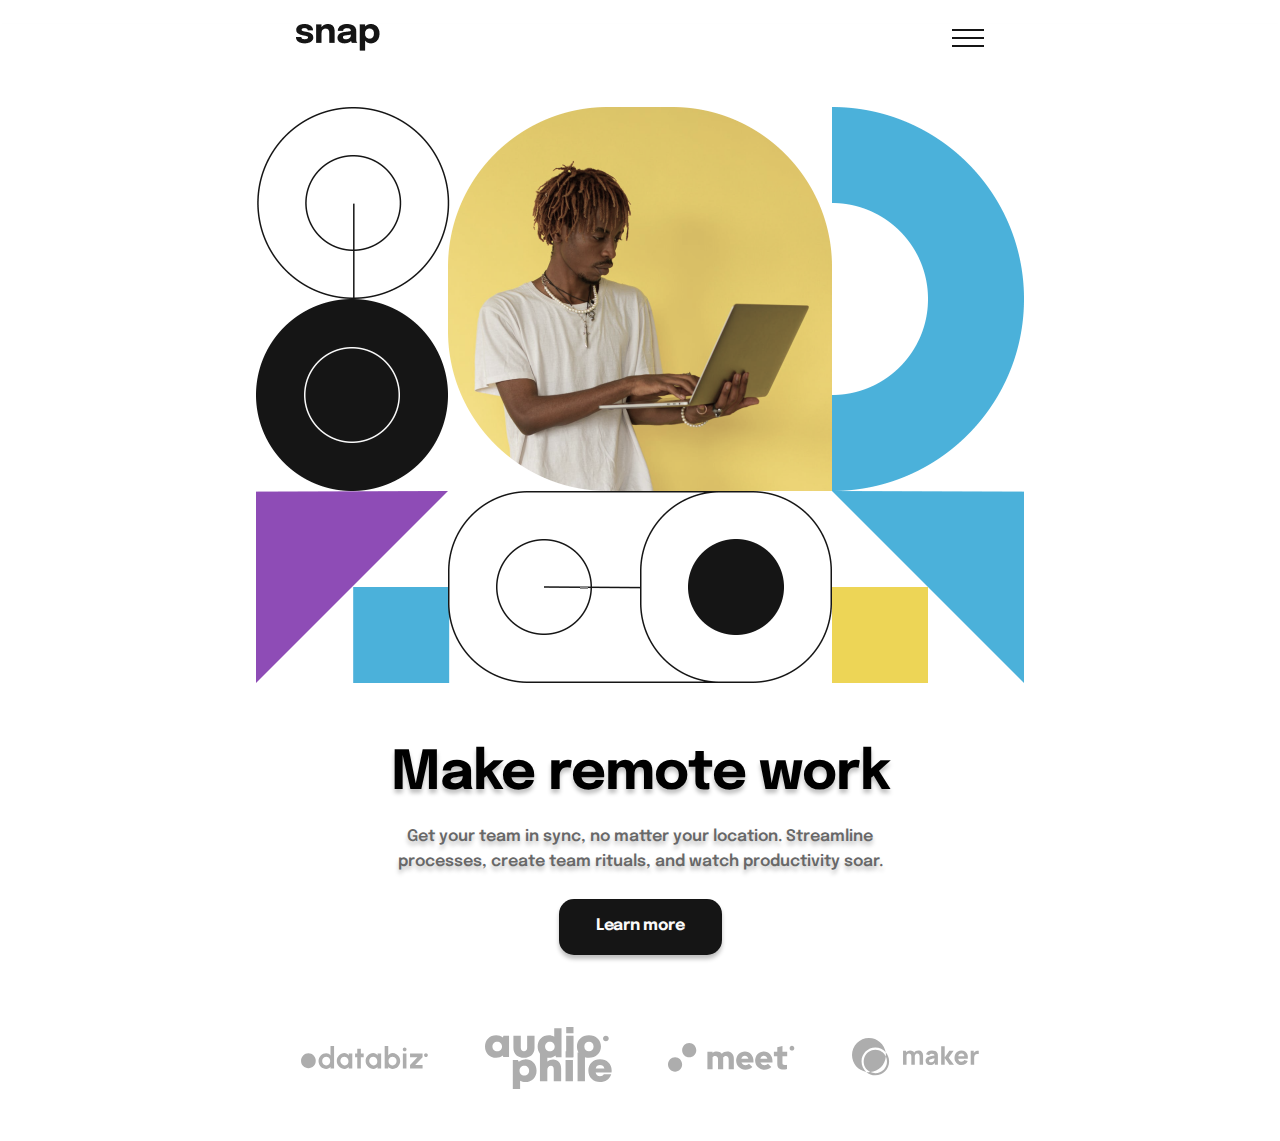
<file: index.html>
<!DOCTYPE html>
<html lang="en">

<head>
    <meta charset="UTF-8">
    <meta name="viewport" content="width=device-width, initial-scale=1.0">
    <meta name="author" content="Tengo Kajrishvili">
    <meta name="description" content="Portfolio Project, Frontend Mentor Challenge,Uploaded On Github,Hosted On Vercel">
    <meta name="keywords"
        content="Web Development, HTML, CSS, JavaScript,Portfolio, Frontend Mentor,Project tracking intro component,Intro section with dropdown navigation">
    <meta name="robots" content="index, follow">
    <meta name="theme-color" content="#4BB1DA">
    <link rel="stylesheet" href="mobile.css">
    <link rel="stylesheet" href="tablet.css">
    <link rel="stylesheet" href="desktop.css">
    <link rel="icon" href="./assets/figure-bg-mob.png">
    <base href="error.html">
    <title>Intro section with dropdown navigation</title>
</head>

<body>
    <div class="burger-menu" id="burger-menu">
        <div class="burger-header">
    
            <a href="index-ka.html"><img class="burger-geo" src="./assets/geo.png" alt="Flag Of Georgia"></a>
            
                <img class="close-btn" id="close-btn" src="./assets/close-icon.png" alt="Close Icon">

       
    </div>
        <div class="burger-nav">
            <details>
                <summary>Features <img class="summary-icon" src="./assets/summary-icon.png" alt="summary icon">
                </summary>
                <nav>
                    <ul>
                        <li><a href="" target="_blank"><img src="./assets/Todo List Icon.png" alt="Todo Icon">Todo
                                List</a></li>
                        <li><a href="" target="_blank"><img src="./assets/calendar.png" alt="Calendar Icon">Calendar</a>
                        </li>
                        <li><a href="" target="_blank"><img src="./assets/Reminders Icon.png"
                                    alt=" Reminders">Reminders</a></li>
                        <li><a href="" target="_blank"><img src="./assets/planning.png" alt="plaaning icon">Planning</a>
                        </li>
                    </ul>
                </nav>
            </details>
            <details>
                <summary>Company <img class="summary-icon" src="./assets/summary-icon.png" alt="summary icon"></summary>
                <nav>
                    <ul>
                        <li><a href="" target="_blank">History</a></li>
                        <li><a href="" target="_blank">Our Team</a></li>
                        <li><a href="" target="_blank">Blog</a></li>

                    </ul>
                </nav>
            </details>

            <a href="">Careers</a>
            <a href="">About</a>
        </div>
        <form action="error.html" method="get">
            <button>Login</button>
            <button>Register</button>

        </form>

    </div>

    <header>
        <div class="header-nav">
            <img src="./assets/logo.png" alt="Header Logo">
            <div class="details">

                <details>
                    <summary>Features <img class="summary-icon" src="./assets/summary-icon.png" alt="summary icon">
                    </summary>
                    <nav class="features">
                        <ul>
                            <li><a href="" target="_blank"><img src="./assets/Todo List Icon.png" alt="Todo Icon">Todo
                                    List</a></li>
                            <li><a href="" target="_blank"><img src="./assets/calendar.png"
                                        alt="Calendar Icon">Calendar</a></li>
                            <li><a href="" target="_blank"><img src="./assets/Reminders Icon.png"
                                        alt=" Reminders">Reminders</a></li>
                            <li><a href="" target="_blank"><img src="./assets/planning.png"
                                        alt="plaaning icon">Planning</a></li>
                        </ul>
                    </nav>
                </details>
                <details>
                    <summary>Company <img class="summary-icon" src="./assets/summary-icon.png" alt="summary icon">
                    </summary>
                    <nav>
                        <ul>
                            <li><a href="" target="_blank">History</a></li>
                            <li><a href="" target="_blank">Our Team</a></li>
                            <li><a href="" target="_blank">Blog</a></li>

                        </ul>
                    </nav>
                </details>
                <a href="" target="_blank">Careers</a>
                <a href="" target="_blank">About</a>

            </div>

        </div>
        <form action="error.html" method="get" target="_blank">
            <button>Login</button>
            <button>Register</button>

        </form>
        <div class="lang header-lang">
            <a href="index-ka.html"><img class="geo" src="./assets/geo.png" alt="Flag Of Georgia" title="ქართული"></a>

        </div>


        <button class="burger-btn" id="burger-btn"><img src="./assets/burger-icon.png" alt="Burger Icon"></button>

    </header>
    <main id="main">
        <figure>
            <picture>
                <source srcset="assets/figure-bg-mob.png" media="(max-width:767px)">
                <source srcset="assets/figure-bg-tab.png" media="(min-width:768px) and (max-width:1439px)">
                <img src="./assets/figure-bg-des.png" alt=" Figure Image For Desktop" loading="eager">

            </picture>

        </figure>
        <section>
            <h1>Make remote work</h1>
            <h2>Get your team in sync, no matter your location. Streamline processes, create team rituals, and watch
                productivity soar.</h2>
            <a href="" target="_blank"><span>Learn more</span></a>
            <figure class="last-figure">
                <img src="./assets/databiz-mob.svg">
                <img src="./assets/Union-mob.svg">
                <img src="./assets/meet-mob.svg">
                <img src="./assets/maker-mob.svg">
            </figure>

        </section>

    </main>

    <script src="main.js"></script>


</body>

</html>
</file>
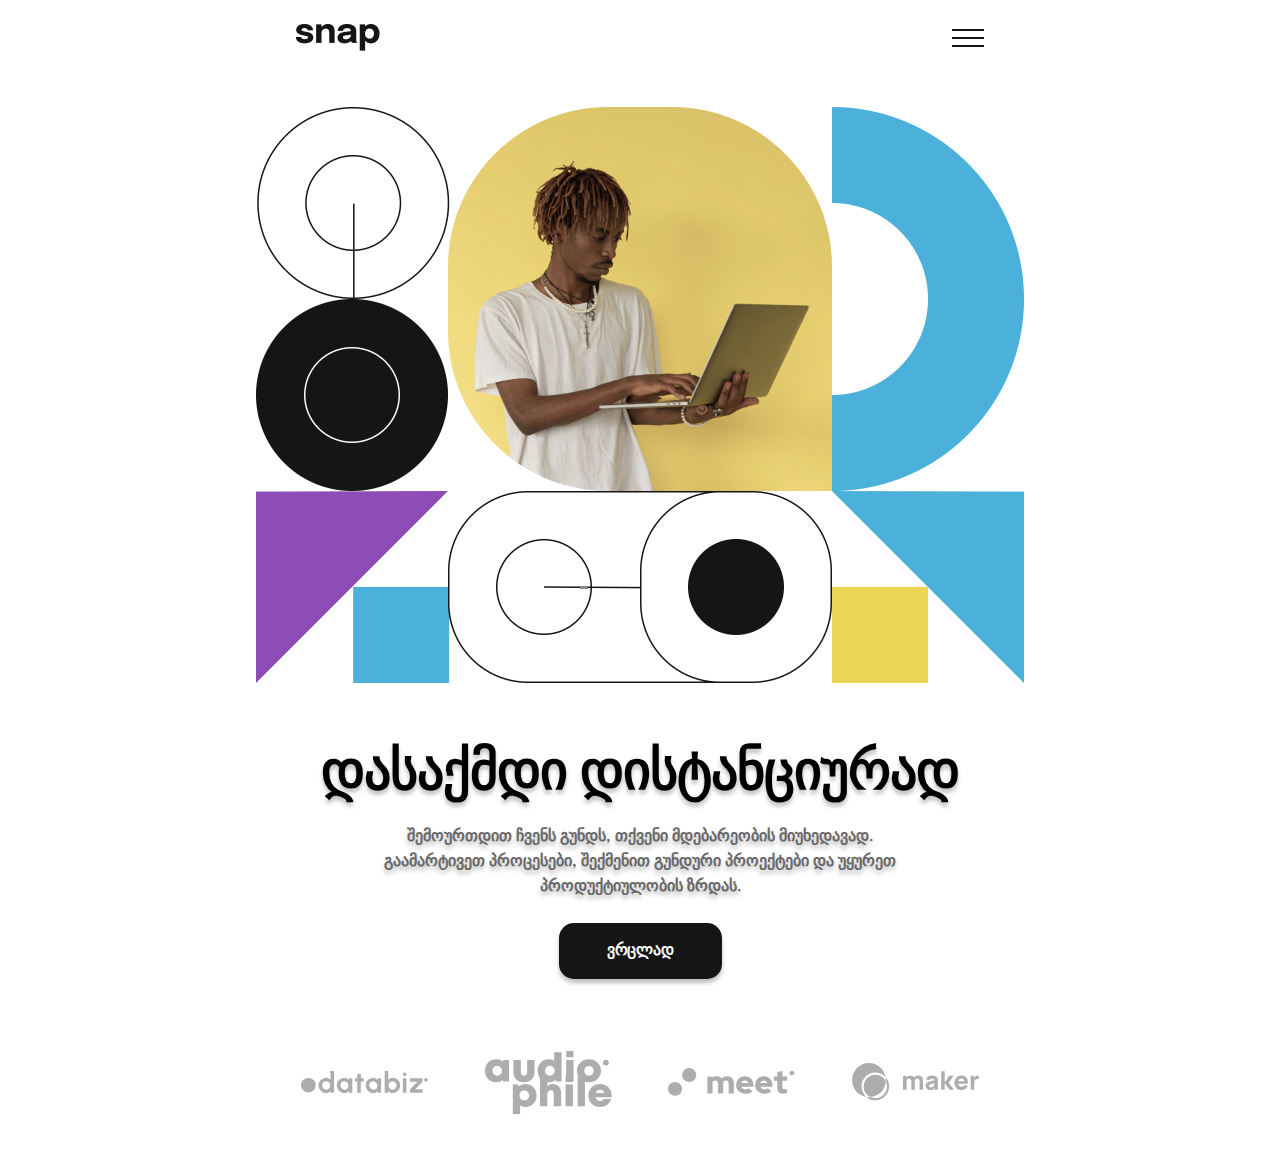
<file: index-ka.html>
<!DOCTYPE html>
<html lang="en">

<head>
    <meta charset="UTF-8">
    <meta name="viewport" content="width=device-width, initial-scale=1.0">
    <meta name="author" content="Tengo Kajrishvili">
    <meta name="description" content="Portfolio Project, Frontend Mentor Challenge,Uploaded On Github,Hosted On Vercel">
    <meta name="keywords"
        content="Web Development, HTML, CSS, JavaScript,Portfolio, Frontend Mentor,Project tracking intro component,Intro section with dropdown navigation">
    <meta name="robots" content="index, follow">
    <meta name="theme-color" content="#4BB1DA">
    <link rel="stylesheet" href="mobile.css">
    <link rel="stylesheet" href="tablet.css">
    <link rel="stylesheet" href="desktop.css">
    <link rel="icon" href="./assets/figure-bg-mob.png">
    <base href="error.html">
    <title>Intro section with dropdown navigation</title>
</head>

<body>
    <div class="burger-menu" id="burger-menu">
        <div class="lang">
            <a href="index.html"><img src="./assets/uk.png" alt="Flag Of U.K."></a>

        </div>
        <img class="close-btn" id="close-btn" src="./assets/close-icon.png" alt="Close Icon">
        <div class="burger-nav">
            <details>
                <summary>ფუნქციონალი <img class="summary-icon" src="./assets/summary-icon.png" alt="summary icon">
                </summary>
                <nav>
                    <ul>
                        <li><a href="" target="_blank"><img src="./assets/Todo List Icon.png" alt="Todo Icon">დღის
                                გეგმა</a></li>
                        <li><a href=""><img src="./assets/calendar.png" alt="Calendar Icon">კალენდარი</a></li>
                        <li><a href="" target="_blank"><img src="./assets/Reminders Icon.png"
                                    alt=" Reminders">შეხსენება</a></li>
                        <li><a href="" target="_blank"><img src="./assets/planning.png" alt="plaaning icon">დაგეგმვა</a>
                        </li>
                    </ul>
                </nav>
            </details>
            <details>
                <summary>კომპანია<img class="summary-icon" src="./assets/summary-icon.png" alt="summary icon"></summary>
                <nav>
                    <ul>
                        <li><a href="" target="_blank">ისტორია</a></li>
                        <li><a href="" target="_blank">გუნდი</a></li>
                        <li><a href="" target="_blank">ბლოგი</a></li>

                    </ul>
                </nav>
            </details>

            <a href="">კარიერა</a>
            <a href="">ჩვენ შესახებ</a>
        </div>
        <form action="error.html" method="get">
            <button>შესვლა</button>
            <button>რეგისტრაცია</button>

        </form>

    </div>

    <header>
        <div class="header-nav">
            <img src="./assets/logo.png" alt="Header Logo">
            <div class="details">

                <details>
                    <summary>ფუნქციონალი <img class="summary-icon" src="./assets/summary-icon.png" alt="summary icon">
                    </summary>
                    <nav class="features">
                        <ul>
                            <li><a href="" target="_blank"><img src="./assets/Todo List Icon.png" alt="Todo Icon">დღის
                                    გეგმა</a></li>
                            <li><a href="" target="_blank"><img src="./assets/calendar.png"
                                        alt="Calendar Icon">კალენდარი</a></li>
                            <li><a href="" target="_blank"><img src="./assets/Reminders Icon.png"
                                        alt=" Reminders">შეხსენება</a></li>
                            <li><a href="" target="_blank"><img src="./assets/planning.png"
                                        alt="plaaning icon">დაგეგმვა</a></li>
                        </ul>
                    </nav>
                </details>
                <details>
                    <summary>კომპანია<img class="summary-icon" src="./assets/summary-icon.png" alt="summary icon">
                    </summary>
                    <nav>
                        <ul>
                            <li><a href="" target="_blank">ისტორია</a></li>
                            <li><a href="" target="_blank">გუნდი</a></li>
                            <li><a href="" target="_blank">ბლოგი</a></li>

                        </ul>
                    </nav>
                </details>
                <a href="" target="_blank">კარიერა</a>
                <a href="" target="_blank">ჩვენ შესახებ</a>

            </div>

        </div>
        <form action="error.html" method="get" target="_blank">
            <button>შესვლა</button>
            <button>რეგისტრაცია</button>

        </form>
        <div class="lang header-lang">
            <a href="index.html"><img class="uk" src="./assets/uk.png" alt="Flag Of U.K." title="English"></a>

        </div>



        <button class="burger-btn" id="burger-btn"><img src="./assets/burger-icon.png" alt="Burger Icon"></button>

    </header>
    <main id="main">
        <figure>
            <picture>
                <source srcset="assets/figure-bg-mob.png" media="(max-width:767px)">
                <source srcset="assets/figure-bg-tab.png" media="(min-width:768px) and (max-width:1439px)">
                <img src="./assets/figure-bg-des.png" alt=" Figure Image For Desktop">

            </picture>

        </figure>
        <section>
            <h1>დასაქმდი დისტანციურად</h1>
            <h2>შემოურთდით ჩვენს გუნდს, თქვენი მდებარეობის მიუხედავად. გაამარტივეთ პროცესები, შექმენით გუნდური პროექტები
                და უყურეთ პროდუქტიულობის ზრდას.</h2>

            <a href="" target="_blank"><span>ვრცლად</span></a>
            <figure class="last-figure">
                <img src="./assets/databiz-mob.svg">
                <img src="./assets/Union-mob.svg">
                <img src="./assets/meet-mob.svg">
                <img src="./assets/maker-mob.svg">
            </figure>

        </section>

    </main>

    <script src="main.js"></script>


</body>

</html>
</file>
<file: mobile.css>
@import url('https://fonts.googleapis.com/css2?family=Epilogue:ital,wght@0,100..900;1,100..900&display=swap');

:root {
    --h1-color: #151515;
    --h2-color: #686868;
    --main-a-bg: #151515;
    --span-color: #FAFAFA;
    --burger-menu-bg: #FFFFFF;

}


* {
    margin: 0;
    padding: 0;
    -webkit-box-sizing: border-box;
    box-sizing: border-box;
}

body {

    -webkit-user-select: none;
    -moz-user-select: none;
    -ms-user-select: none;
    user-select: none;
    min-height: 100vh;
    overflow-x: hidden;
    overflow-y: auto;
    scroll-behavior: smooth;
    font-family: "Epilogue", sans-serif;
    -webkit-box-shadow: 0 4px 4px 0 rgba(0, 0, 0, 0.25);
    box-shadow: 0 4px 4px 0 rgba(0, 0, 0, 0.25);
    padding: 0px 0 95px 0;
    position: relative;


}

img,
picture {
    display: block;
    max-width: 100%;
    -o-object-fit: cover;
    object-fit: cover;
}

header {
    /* border: 1px solid red; */
    width: 100%;
    max-width: 430px;
    margin: 0 auto;
    padding: 0 16px;
    display: -webkit-box;
    display: -ms-flexbox;
    display: flex;
    -webkit-box-align: center;
    -ms-flex-align: center;
    align-items: center;
    -webkit-box-pack: justify;
    -ms-flex-pack: justify;
    justify-content: space-between;
    position: relative;
    margin-top: 16px;

}

button {
    background: transparent;
    border: none;
    font-family: "Epilogue", sans-serif;

}

main {
    margin: 0 auto;
    width: 100%;
    max-width: 430px;
    margin-top: 24px;
    display: -ms-grid;
    display: grid;
    gap: 48px;
    padding-top: 24px;
    text-align: center;

}


section {
    margin: 0 auto;
    width: 343px;
    display: -ms-grid;
    display: grid;
    gap: 24px;
}

h1 {
    font-size: 36px;
    font-weight: 700;
    line-height: 100%;
    letter-spacing: -1px;
    text-shadow: 0 4px 4px rgba(0, 0, 0, 0.25);
}

h2 {
    color: var(--h2-color);
    font-size: 16px;
    line-height: 155%;
    font-weight: 600;
    text-shadow: 0 4px 4px rgba(0, 0, 0, 0.25);

}

a {
    display: block;
    text-decoration: none;
    line-height: 155%;
    display: -ms-grid;
    display: grid;
    place-items: center;
    cursor: pointer;

}

main a {
    background: var(--main-a-bg);
    width: 136px;
    height: 48px;
    border-radius: 15px;
    margin: 0 auto;
    -webkit-box-shadow: 0 4px 4px 0 rgba(0, 0, 0, 0.25);
    box-shadow: 0 4px 4px 0 rgba(0, 0, 0, 0.25);
    font-weight: 700;

}

span {
    font-size: 16px;
    letter-spacing: -0.25px;
    color: var(--span-color);
}

.last-figure {
    margin-top: 48px;
    display: -webkit-box;
    display: -ms-flexbox;
    display: flex;
    gap: 24px;
    -webkit-box-align: center;
    -ms-flex-align: center;
    align-items: center;
    margin: 48px 0 0 0;
}

main a:hover {
    -webkit-transform: translateY(-5px);
    -ms-transform: translateY(-5px);
    transform: translateY(-5px);
}

main a:active {
    background: transparent;
    border: 1px solid black;
}

main a:active span {
    color: #151515;
}

summary {
    list-style-type: none;
    display: -webkit-box;
    display: -ms-flexbox;
    display: flex;
    -webkit-box-align: center;
    -ms-flex-align: center;
    align-items: center;
    gap: 24px;
    cursor: pointer;
}

ul {
    list-style-type: none;
    gap: 16px;
}

nav {
    margin-top: 16px;
}


/*burger-menuuuuu*/

.burger-menu {
    position: absolute;
    right: 0;
    width: 64%;
    max-width: 275px;
    min-height: 100vh;
    -webkit-box-shadow: 0 4px 4px 0 rgba(0, 0, 0, 0.25);
    box-shadow: 0 4px 4px 0 rgba(0, 0, 0, 0.25);
    background: var(--burger-menu-bg);
    padding: 24px 20px 0 24px;
    -webkit-transition: 0.5s ease-in-out;
    -o-transition: 0.5s ease-in-out;
    transition: 0.5s ease-in-out;
    opacity: 0;



}

.close-btn {
    position: absolute;
}

.show-burger {
    opacity: 100%;
    z-index: 1;
}

.blur {
    -webkit-filter: blur(50px);
    filter: blur(50px);
    overflow: hidden;
}

.fixed {
    overflow-y: hidden;
}

.burger-nav {
    width: 100%;
    margin-top: 32px;
    display: -webkit-box;
    display: -ms-flexbox;
    display: flex;
    -webkit-box-orient: vertical;
    -webkit-box-direction: normal;
    -ms-flex-direction: column;
    flex-direction: column;
    gap: 16px;

}

.burger-nav nav {
    padding: 0 24px;


}

.burger-nav a {
    display: -webkit-box;
    display: -ms-flexbox;
    display: flex;
    gap: 17.5px;

}

.burger-nav summary,
.burger-nav a,
.burger-nav details {
    color: #686868;
    font-size: 16px;
}

.burger-menu form {
    width: 100%;
    margin-top: 32px;
    display: -webkit-box;
    display: -ms-flexbox;
    display: flex;
    -webkit-box-orient: vertical;
    -webkit-box-direction: normal;
    -ms-flex-direction: column;
    flex-direction: column;
    -webkit-box-align: center;
    -ms-flex-align: center;
    align-items: center;
    -webkit-box-pack: center;
    -ms-flex-pack: center;
    justify-content: center;
}

form button {
    text-align: center;
    width: 196px;
    height: 42px;
    color: #686868;
    font-size: 14px;
    font-weight: 400;
    cursor: pointer;
    border-radius: 14px;

}

form button:active {
    border: 1.5px solid #686868;
    -webkit-transform: scale(1.1);
    -ms-transform: scale(1.1);
    transform: scale(1.1);
}

details[open] .summary-icon {
    -webkit-transform: rotate(180deg);
    -ms-transform: rotate(180deg);
    transform: rotate(180deg);
}

/*desktop navigation*/

.header-nav {
    display: -webkit-box;
    display: -ms-flexbox;
    display: flex;
    -webkit-box-align: center;
    -ms-flex-align: center;
    align-items: center;
    gap: 40px;
}


.details {
    display: -webkit-box;
    display: -ms-flexbox;
    display: flex;
    gap: 40px;
    display: none;

}

header form {
    display: none;
}


header nav {
    position: absolute;

}

.header-nav {
    gap: 64px;
}

.header-nav a {
    display: -webkit-box;
    display: -ms-flexbox;
    display: flex;
    gap: 16px;
}

header nav {
    -webkit-box-shadow: 0 4px 4px 0 rgba(0, 0, 0, 0.25);
    box-shadow: 0 4px 4px 0 rgba(0, 0, 0, 0.25);
    padding: 24px;
    border-radius: 10px;

}

header ul {
    display: -ms-grid;
    display: grid;
    gap: 16px;
}

.features {

    position: absolute;
    left: 110px;

}

.header-nav a {
    line-height: 115%;
    font-size: 14px;
    color: #686868;
}

.header-nav details[open] summary {
    font-size: 18px;
    color: #151515;
}

.header-nav a:hover {
    -webkit-transform: translateY(-5px);
    -ms-transform: translateY(-5px);
    transform: translateY(-5px);
}


.header-lang {
    position: absolute;
    right: 0;
    top: 10px;
}

.uk,
.geo {
    display: none;
}

.burger-header {
    display: -webkit-box;
    display: -ms-flexbox;
    display: flex;
    -webkit-box-align: center;
    -ms-flex-align: center;
    align-items: center;
    position: relative;
    width: 100%;
    height: 30px;


}

.close-btn {
    position: absolute;
    right: 0;
    width: 20px;
}

.burger-geo,
.burger-uk {
    position: absolute;
    left: 0;
    width: 30px;

}
</file>
<file: tablet.css>
@media(min-width:768px) {
    body {
        padding: 0px 0 52px 0;
    }

    header {

        max-width: 768px;
        padding: 0 40px;
  margin-top: 24px;
    }

    main {
        max-width: 768px;
        margin-top: 32px;
        gap: 64px;

    }

    section {
        width: 100%;
    }

    h1 {
        font-size: 54px;
    }

    h2 {
        font-size: 16px;
        width: 552px;
        margin: 0 auto;

    }

    main a {
        width: 163px;
        height: 56px;

    }

    .last-figure {
        gap: 56px;
        padding: 0 45px;
    }

    .last-figure img {
        width: 140px;
    }

    /*burger menuuuuuuu*/
    .burger-menu {
        max-width: 283px;

    }
}
</file>
<file: desktop.css>
@media(min-width:1440px) {

    .burger-btn {
        display: none;
    }

    .details {
        display: -webkit-box;
        display: -ms-flexbox;
        display: flex;
    }

    body {
        padding: 0px 0 122px 0;
        text-align: left;
    }

    header {

        max-width: 1440px;
        padding: 0 40px;
        display: -webkit-box;
        display: -ms-flexbox;
        display: flex;
        -webkit-box-align: center;
            -ms-flex-align: center;
                align-items: center;

    }

    main {
        max-width: 1145px;
        margin-top: 75px;
        display: -ms-grid;
        display: grid;
        -ms-grid-columns: 1fr 125px 1fr;
        grid-template-columns: repeat(2, 1fr);
        -webkit-column-gap: 125px;
           -moz-column-gap: 125px;
                column-gap: 125px;
        text-align: left;
   

    }

    section {
        width: 540px;
        -webkit-box-ordinal-group: 0;
            -ms-flex-order: -1;
                order: -1;
        gap: 48px;
        margin-top: 96px;
    }

    h1 {

        font-size: 72px;
        width: 540px;

    }

    h2 {
        width: 445px;
        font-size: 18px;
        margin: 0;

    }

    main a {
        margin: 0;
    }

    .last-figure {
        padding: 0;
        margin: 111px 0 0 0;
    }


    form button {
        height: 42px;
        font-size: 14px;
        padding: 0 22px 0 22px;
    }

    form button:hover {
        background-color: #151515;
        color: white;
    }

    form button:active {
        border: 1.5px solid #686868;
        -webkit-transform: scale(1);
            -ms-transform: scale(1);
                transform: scale(1);
        background: transparent;
        color: #151515;
    }

    .header-nav {
        -ms-flex-pack: distribute;
            justify-content: space-around;
    }

    header form {
        display: -webkit-box;
        display: -ms-flexbox;
        display: flex;
        gap: 40px;


    }

    .uk,
    .geo {
        display: -webkit-box;
        display: -ms-flexbox;
        display: flex;
        width: 40px;
    }

}
</file>
